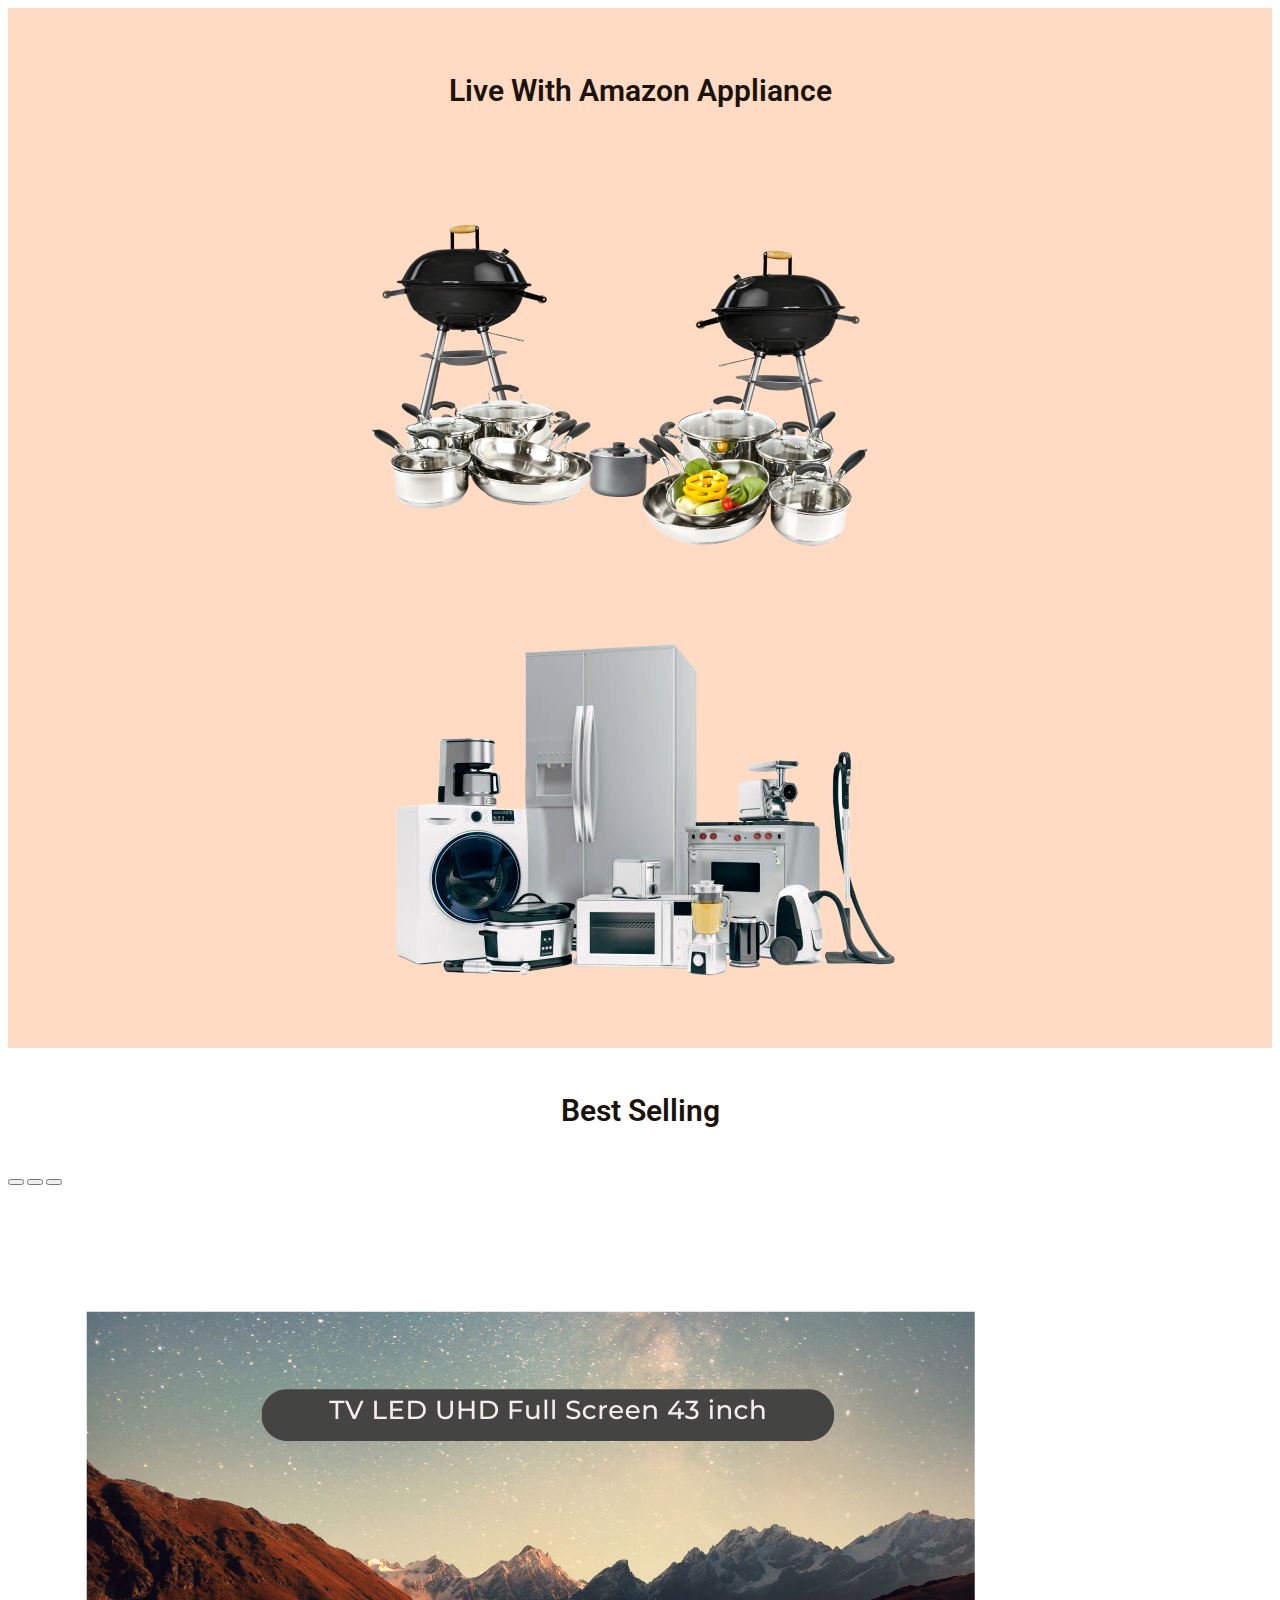
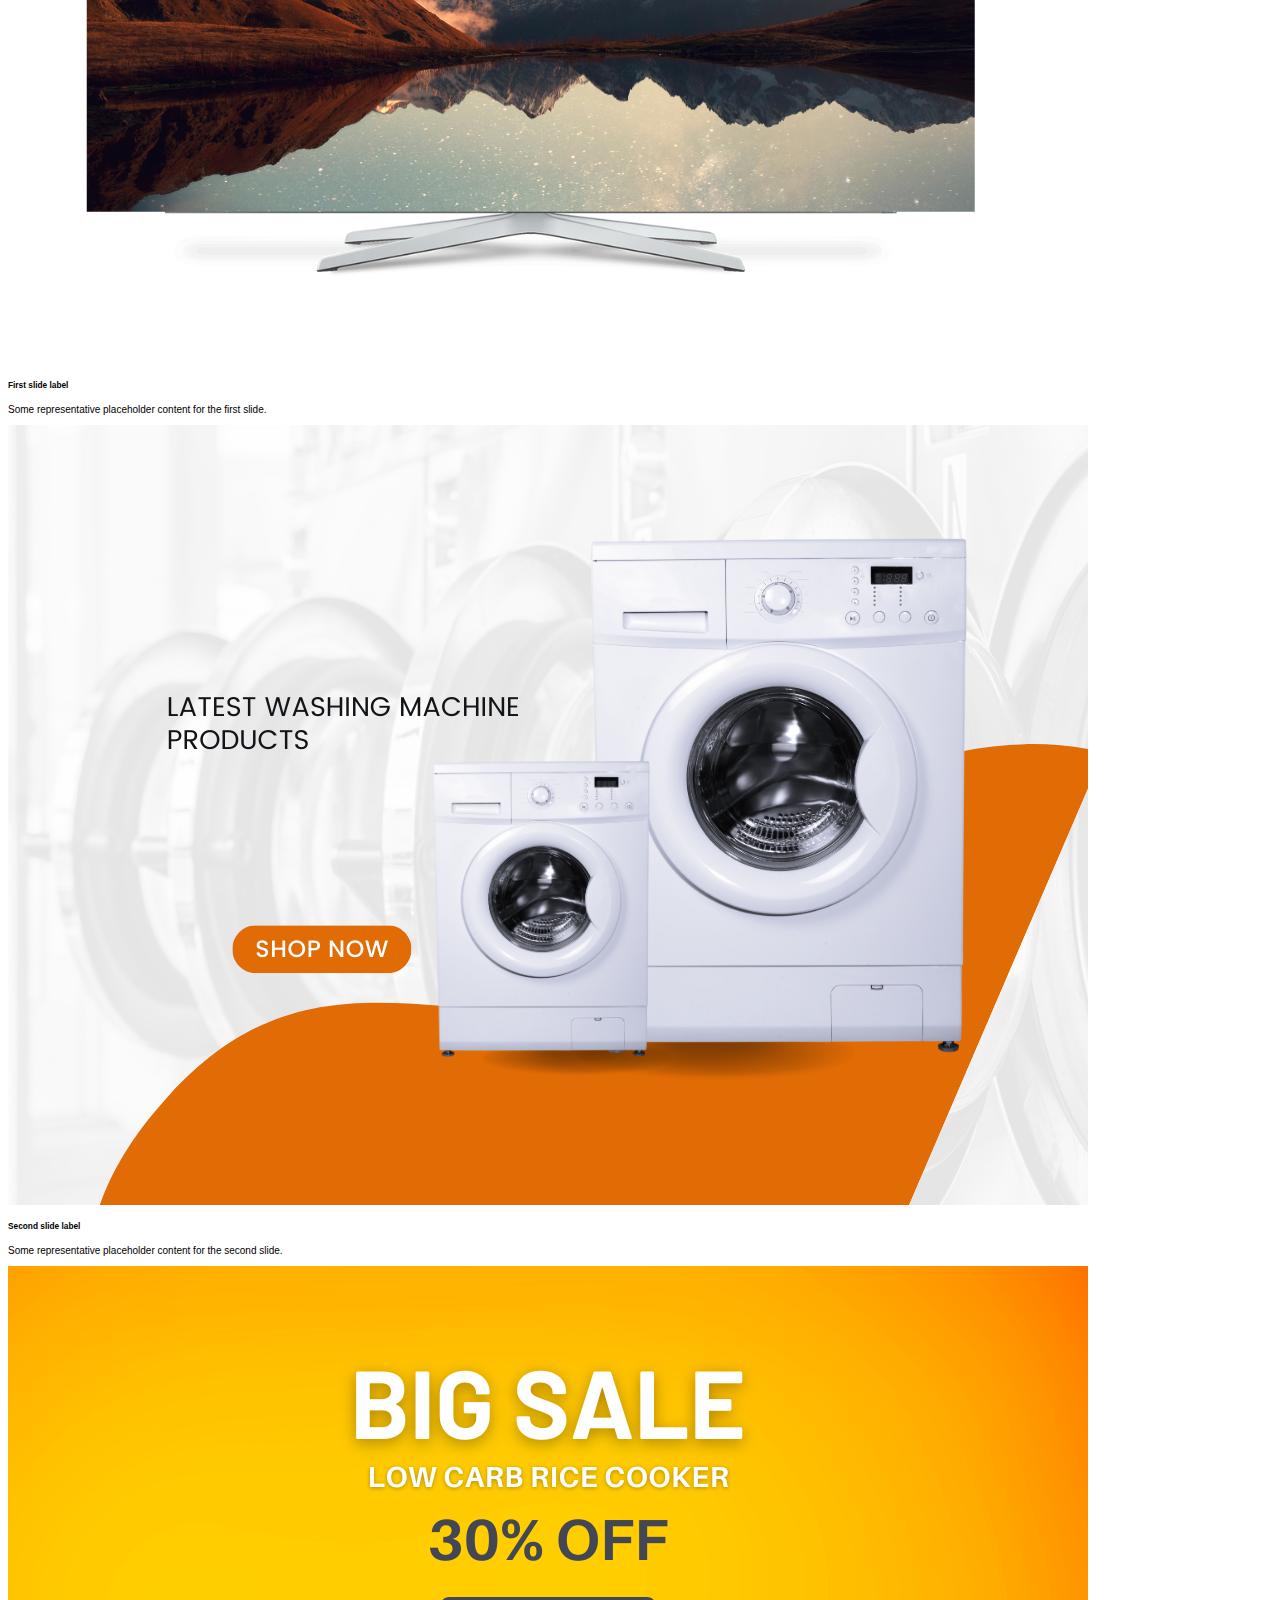
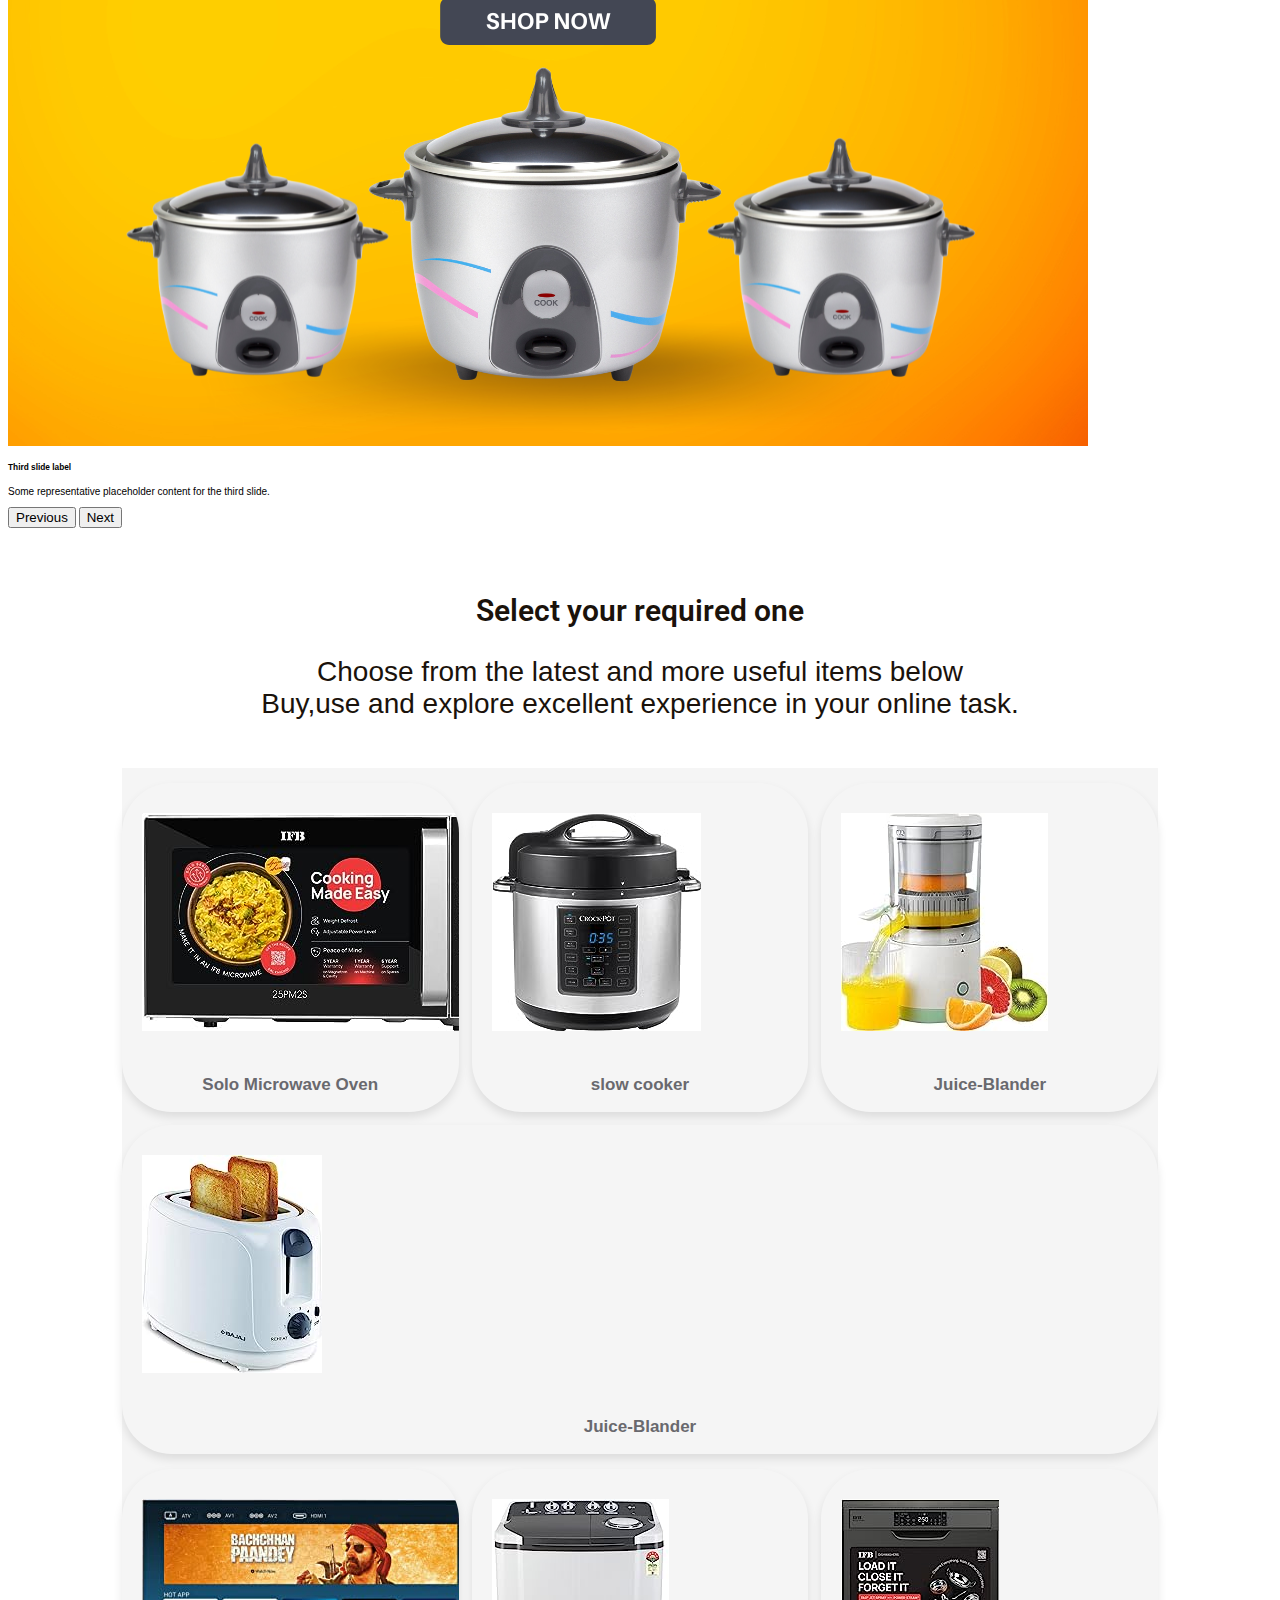
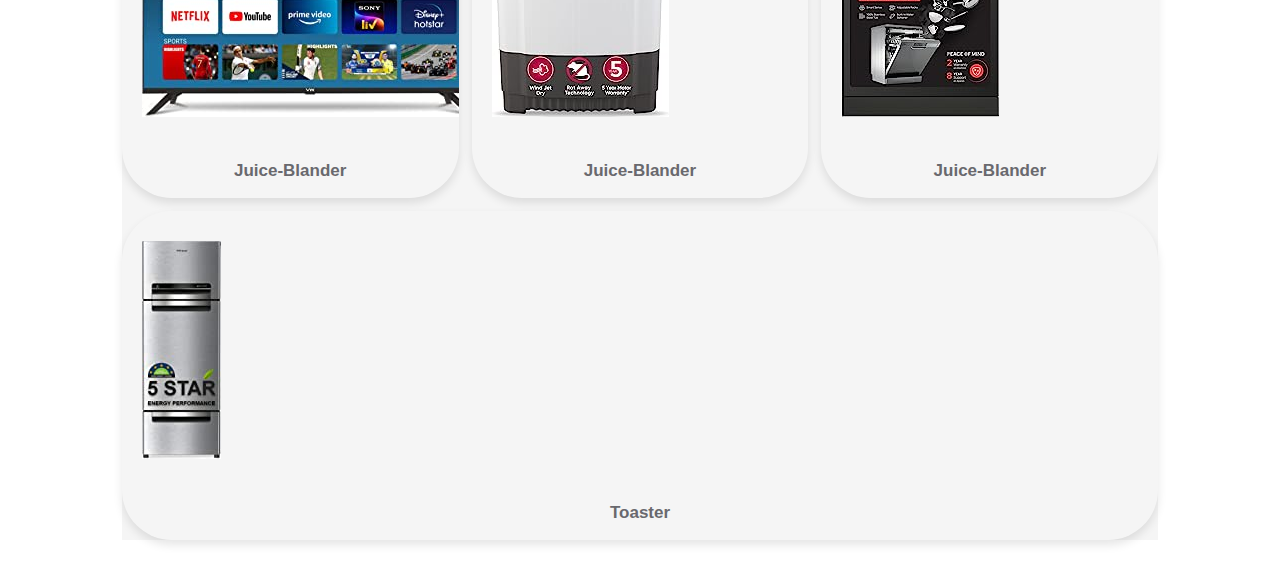
<file: index.html>
<!DOCTYPE html>
<html lang="en">

<head>
    <meta charset="UTF-8">
    <meta name="viewport" content="width=device-width, initial-scale=1.0">
    <title>Amazon home appliances</title>

    <link href="https://cdn.jsdelivr.net/npm/bootstrap@5.0.2/dist/css/bootstrap.min.css" rel="stylesheet"
        integrity="sha384-EVSTQN3/azprG1Anm3QDgpJLIm9Nao0Yz1ztcQTwFspd3yD65VohhpuuCOmLASjC" crossorigin="anonymous">

    <!-- custom css file links  -->
    <link rel="stylesheet" href="./style.css">
</head>

<body>

    <!-- home section start -->
    <section class="home">

        <div class="container-fluid">

            <div class="content heading">
                <h2>Live With Amazon Appliance</h2>

            </div>

            <div class="row d-flex flex-row col-md-6">

                <div class="col">
                    <img src="./img/kitchen-1.png" alt="">
                </div>

                <div class="col">
                    <img src="./img/h-2.png" alt="">
                </div>

            </div>
        </div>
    </section>
    <!-- home section ends-->


    <div class="container">

        <div class="content heading">
            <h2>Best Selling</h2>

        </div>

        <div id="carouselExampleDark" class="carousel carousel-dark slide" data-bs-ride="carousel">
            <div class="carousel-indicators">
                <button type="button" data-bs-target="#carouselExampleDark" data-bs-slide-to="0" class="active"
                    aria-current="true" aria-label="Slide 1"></button>
                <button type="button" data-bs-target="#carouselExampleDark" data-bs-slide-to="1"
                    aria-label="Slide 2"></button>
                <button type="button" data-bs-target="#carouselExampleDark" data-bs-slide-to="2"
                    aria-label="Slide 3"></button>
            </div>
            <div class="carousel-inner">
                <div class="carousel-item active" data-bs-interval="10000">
                    <img src="./img/s-1.png" class="d-block w-100" alt="...">
                    <div class="carousel-caption d-none d-md-block">
                        <h5>First slide label</h5>
                        <p>Some representative placeholder content for the first slide.</p>
                    </div>
                </div>
                <div class="carousel-item" data-bs-interval="2000">
                    <img src="./img/s-2.png" class="d-block w-100" alt="...">
                    <div class="carousel-caption d-none d-md-block">
                        <h5>Second slide label</h5>
                        <p>Some representative placeholder content for the second slide.</p>
                    </div>
                </div>
                <div class="carousel-item">
                    <img src="./img/s-3.png" class="d-block w-100" alt="...">
                    <div class="carousel-caption d-none d-md-block">
                        <h5>Third slide label</h5>
                        <p>Some representative placeholder content for the third slide.</p>
                    </div>
                </div>
            </div>
            <button class="carousel-control-prev" type="button" data-bs-target="#carouselExampleDark"
                data-bs-slide="prev">
                <span class="carousel-control-prev-icon" aria-hidden="true"></span>
                <span class="visually-hidden">Previous</span>
            </button>
            <button class="carousel-control-next" type="button" data-bs-target="#carouselExampleDark"
                data-bs-slide="next">
                <span class="carousel-control-next-icon" aria-hidden="true"></span>
                <span class="visually-hidden">Next</span>
            </button>
        </div>
    </div>

    <!-- gallery section starts  -->





    <section class="gallery" id="gallery">

        <div class="content heading">
            <h2>Select your required one</h2>
            <p>Choose from the latest and more useful items below <br> Buy,use and explore excellent experience in your
                online task. </p>
        </div>


        <div class="box-container">

            <div class="box">

                <div class="content">
                    <a href="./img/k-2.jpg" target="_blank">
                        <img src="./img/k-2.jpg" alt="landing page"> </a>

                    <h3>Solo Microwave Oven</h3>
                </div>
            </div>

            <div class="box">

                <div class="content">
                    <a href="./img/k-3.jpg" target="_blank">
                        <img src="./img/k-3.jpg" alt="landing page"> </a>

                    <h3>slow cooker</h3>
                </div>
            </div>

            <div class="box">

                <div class="content">
                    <a href="./img/k-4.jpg" target="_blank">
                        <img src="./img/k-4.jpg" alt="landing page"> </a>

                    <h3>Juice-Blander</h3>
                </div>
            </div>

            <div class="box">

                <div class="content">
                    <a href="./img/k-5.jpg" target="_blank">
                        <img src="./img/k-5.jpg" alt="landing page"> </a>

                    <h3>Juice-Blander</h3>
                </div>
            </div>

        </div>

        <div class="box-container">

            <div class="box">

                <div class="content">
                    <a href="./img/a-3.jpg" target="_blank">
                        <img src="./img/a-3.jpg" alt="landing page"> </a>

                    <h3>Juice-Blander</h3>
                </div>
            </div>



            <div class="box">

                <div class="content">
                    <a href="./img/a-2.jpg" target="_blank">
                        <img src="./img/a-2.jpg" alt="landing page"> </a>

                    <h3>Juice-Blander</h3>
                </div>
            </div>



            <div class="box">

                <div class="content">
                    <a href="./img/a-4.jpg" target="_blank">
                        <img src="./img/a-4.jpg" alt="landing page"> </a>

                    <h3>Juice-Blander</h3>
                </div>
            </div>

            <div class="box">

                <div class="content">
                    <a href="./img/a-1.jpg" target="_blank">
                        <img src="./img/a-1.jpg" alt="landing page"> </a>

                    <h3>Toaster</h3>
                </div>
            </div>

        </div>

    </section>



    <script src="https://cdn.jsdelivr.net/npm/bootstrap@5.0.2/dist/js/bootstrap.bundle.min.js"
        integrity="sha384-MrcW6ZMFYlzcLA8Nl+NtUVF0sA7MsXsP1UyJoMp4YLEuNSfAP+JcXn/tWtIaxVXM"
        crossorigin="anonymous"></script>
</body>

</html>
</file>
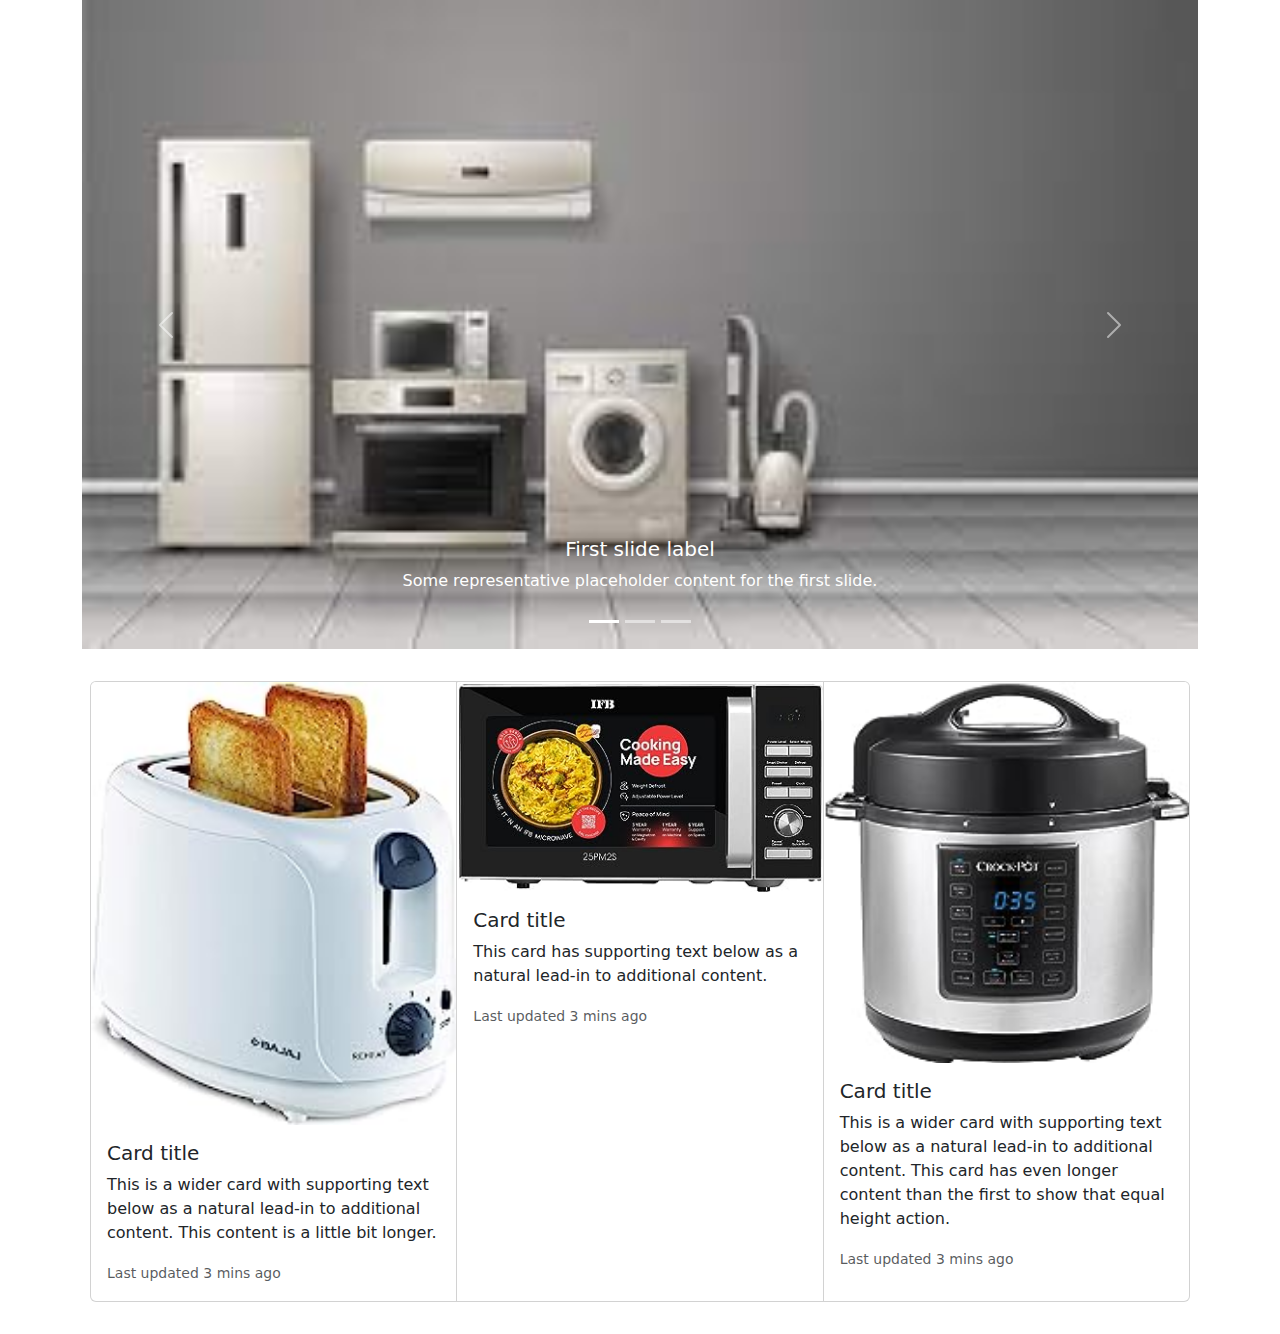
<file: bootstrap.html>
<!DOCTYPE html>
<html lang="en">

<head>
    <meta charset="UTF-8">
    <meta name="viewport" content="width=device-width, initial-scale=1.0">
    <title>Home and Kitchen Applience</title>

    <!-- Bootstarp cdn  -->
    <link href="https://cdn.jsdelivr.net/npm/bootstrap@5.0.2/dist/css/bootstrap.min.css" rel="stylesheet"
        integrity="sha384-EVSTQN3/azprG1Anm3QDgpJLIm9Nao0Yz1ztcQTwFspd3yD65VohhpuuCOmLASjC" crossorigin="anonymous">

    <link rel="stylesheet" href="	https://cdn.jsdelivr.net/npm/bootstrap@5.3.1/dist/css/bootstrap.min.css">
</head>

<body>

    <section class="home">
        <div class="container">

            <div id="carouselExampleCaptions" class="carousel slide">
                <div class="carousel-indicators">
                  <button type="button" data-bs-target="#carouselExampleCaptions" data-bs-slide-to="0" class="active" aria-current="true" aria-label="Slide 1"></button>
                  <button type="button" data-bs-target="#carouselExampleCaptions" data-bs-slide-to="1" aria-label="Slide 2"></button>
                  <button type="button" data-bs-target="#carouselExampleCaptions" data-bs-slide-to="2" aria-label="Slide 3"></button>
                </div>
                <div class="carousel-inner">
                  <div class="carousel-item active">
                    <img src="./img/h-1.jpeg" class="d-block w-100" alt="...">
                    <div class="carousel-caption d-none d-md-block">
                      <h5>First slide label</h5>
                      <p>Some representative placeholder content for the first slide.</p>
                    </div>
                  </div>
                  <div class="carousel-item">
                    <img src="./img/h-2.png" class="d-block w-100" alt="...">
                    <div class="carousel-caption d-none d-md-block">
                      <h5>Second slide label</h5>
                      <p>Some representative placeholder content for the second slide.</p>
                    </div>
                  </div>
                  <div class="carousel-item">
                    <img src="./img/hm-3.png" class="d-block w-100" alt="...">
                    <div class="carousel-caption d-none d-md-block">
                      <h5>Third slide label</h5>
                      <p>Some representative placeholder content for the third slide.</p>
                    </div>
                  </div>
                </div>
                <button class="carousel-control-prev" type="button" data-bs-target="#carouselExampleCaptions" data-bs-slide="prev">
                  <span class="carousel-control-prev-icon" aria-hidden="true"></span>
                  <span class="visually-hidden">Previous</span>
                </button>
                <button class="carousel-control-next" type="button" data-bs-target="#carouselExampleCaptions" data-bs-slide="next">
                  <span class="carousel-control-next-icon" aria-hidden="true"></span>
                  <span class="visually-hidden">Next</span>
                </button>
              </div>
        </div>
    </section>

    <!-- product section start  -->
    <section class="product my-4">
        <div class="container">
            <div class="card-group p-2">
                <div class="card">
                  <img src="./img/k-5.jpg" class="card-img-top" alt="...">
                  <div class="card-body">
                    <h5 class="card-title">Card title</h5>
                    <p class="card-text">This is a wider card with supporting text below as a natural lead-in to additional content. This content is a little bit longer.</p>
                    <p class="card-text"><small class="text-muted">Last updated 3 mins ago</small></p>
                  </div>
                </div>
                <div class="card">
                  <img src="../img/k-2.jpg" class="card-img-top" alt="...">
                  <div class="card-body">
                    <h5 class="card-title">Card title</h5>
                    <p class="card-text">This card has supporting text below as a natural lead-in to additional content.</p>
                    <p class="card-text"><small class="text-muted">Last updated 3 mins ago</small></p>
                  </div>
                </div>
                <div class="card">
                  <img src="./img/k-3.jpg" class="card-img-top" alt="...">
                  <div class="card-body">
                    <h5 class="card-title">Card title</h5>
                    <p class="card-text">This is a wider card with supporting text below as a natural lead-in to additional content. This card has even longer content than the first to show that equal height action.</p>
                    <p class="card-text"><small class="text-muted">Last updated 3 mins ago</small></p>
                  </div>
                </div>
              </div>
        </div>
    </section>
    <!-- product section ends  -->


    <!-- Bootstrap  -->

    <script src="https://cdn.jsdelivr.net/npm/bootstrap@5.0.2/dist/js/bootstrap.bundle.min.js"
        integrity="sha384-MrcW6ZMFYlzcLA8Nl+NtUVF0sA7MsXsP1UyJoMp4YLEuNSfAP+JcXn/tWtIaxVXM"
        crossorigin="anonymous"></script>
    <script src="https://cdn.jsdelivr.net/npm/bootstrap@5.3.1/dist/js/bootstrap.bundle.min.js"></script>
</body>

</html>
</file>
<file: style.css>
/* google links  */
@import url('https://fonts.googleapis.com/css2?family=Roboto:wght@400;500;700&display=swap');
@import url('https://fonts.googleapis.com/css2?family=Poppins:wght@200;300;400;500;600;700;800;900&display=swap');

:root {
    --white-color: #fff;
    --black-color: #0000;
    --heading-color: #69696E;
    --blue-color: #0066cc;
    --orange: #F79540;
    --purple-color: #8B1874;
    --sunset-color: #FC4F00;
    --red-color: red;
    --black-color: #1A120B;
    --background-color: #F5F5F5;
}

html {
    font-size: 62.5%;
    overflow-x: hidden;
    scroll-behavior: smooth;
    scroll-padding-top: 6rem;
}

body {
    font-family: "Lato", "Helvetica Neue", Helvetica, Arial, sans-serif;
}

a {
    text-decoration: none;

}

section {
    padding: 2rem 9%;
    position: relative;
}

.heading {

    text-align: center;
    font-size: 3.2rem;
    padding: 2rem 0;
    color: var(--heading-color);
}

.heading h2 {
    font-family: 'Roboto', sans-serif;
    font-size: 3rem;
    font-weight: 600;
    color: var(--black-color);
}

.heading p {
    font-size: 2.8rem;
    color: var(--black-color);
}

@media (max-width: 768px) {
    .heading h2{
        font-size: 2.5rem;
        font-weight: 600;
    }
}

@media (max-width: 576px) { 
    .heading h2{
        font-size: 2rem;
        font-weight: 600;
    }
}

.home {
   
  
 
   
    background: #FFDBC3;
    
   
   
}
.home .container-fluid{

    background-size: cover;
 

}

.home .container-fluid .row{
    display: flex;
    flex-wrap: wrap;
    gap: 1.5rem;
  align-self: center;
  justify-content: center;
  margin: 0 auto;
}


.home .container-fluid .row .col{
    padding: 1rem 0;
}

.home .container-fluid .row .col img{
    width: 100%;
    background-size: cover;
}

/* gallery section  */

.gallery .box-container {
    display: flex;
    flex-wrap: wrap;
    gap: 1.3rem;
    background-color: var(--background-color);
    padding-top: 1.5rem;
}

.gallery .box-container .box {
    flex: 1 1 30rem;
    position: relative;
    overflow: hidden;
    box-shadow: 0 .5rem 1rem rgba(0, 0, 0, 0.1);
    /* border: 1rem solid rgba(0,0,0,0.3); */
    cursor: pointer;
    border-radius: 5rem;
    
}


/* hover effect  */



.gallery .box-container .box .content::before {
  background: hsl(45 100% 70%);
  content: "";
  inset: 0;
  position: absolute;
  transform: scaleX(0);
  transform-origin: right;
  transition: transform 0.5s ease-in-out;
  z-index: -1;
}

.gallery .box-container .box .content:hover::before {
  transform: scaleX(1);
  transform-origin: left;
}

.gallery .box-container .box .content{
    align-items: center;
    margin: 0 auto;
    margin: 1.5rem 0;
  
   

}

.gallery .box-container .box .content img {

padding: 1.5rem 2rem;
    
}

.gallery .box-container .box .content h3 {
    text-align: center;
    padding-top: 1rem;
    font-size: 1.7rem;
    color: var(--heading-color);
}
</file>
